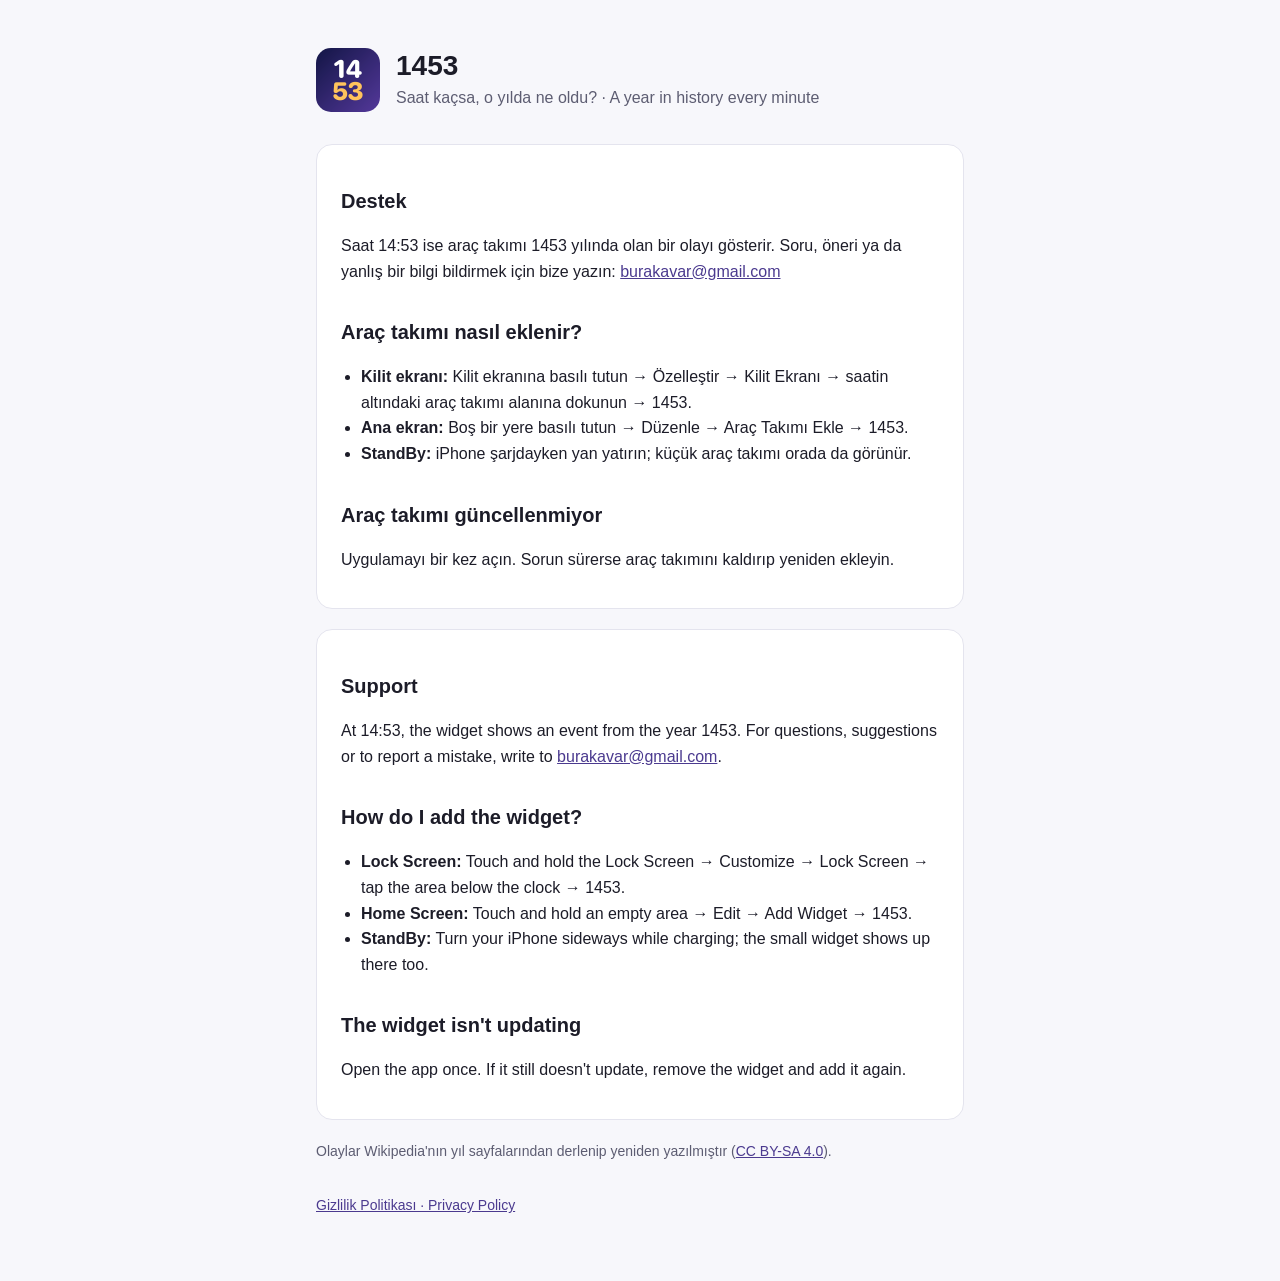
<file: index.html>
<!doctype html>
<html lang="tr">
<head>
  <meta charset="utf-8">
  <meta name="viewport" content="width=device-width, initial-scale=1">
  <title>1453 Destek</title>
  <link rel="icon" href="icon.png">
  <link rel="stylesheet" href="style.css">
</head>
<body>
<main>
  <header>
    <img src="icon.png" alt="1453 ikonu">
    <div>
      <h1>1453</h1>
      <p>Saat kaçsa, o yılda ne oldu? · A year in history every minute</p>
    </div>
  </header>

  <section lang="tr">
    <h2>Destek</h2>
    <p>Saat 14:53 ise araç takımı 1453 yılında olan bir olayı gösterir. Soru, öneri ya da yanlış bir bilgi bildirmek için bize yazın: <a href="mailto:burakavar@gmail.com">burakavar@gmail.com</a></p>
    <h2>Araç takımı nasıl eklenir?</h2>
    <ul>
      <li><strong>Kilit ekranı:</strong> Kilit ekranına basılı tutun → Özelleştir → Kilit Ekranı → saatin altındaki araç takımı alanına dokunun → 1453.</li>
      <li><strong>Ana ekran:</strong> Boş bir yere basılı tutun → Düzenle → Araç Takımı Ekle → 1453.</li>
      <li><strong>StandBy:</strong> iPhone şarjdayken yan yatırın; küçük araç takımı orada da görünür.</li>
    </ul>
    <h2>Araç takımı güncellenmiyor</h2>
    <p>Uygulamayı bir kez açın. Sorun sürerse araç takımını kaldırıp yeniden ekleyin.</p>
  </section>

  <section lang="en">
    <h2>Support</h2>
    <p>At 14:53, the widget shows an event from the year 1453. For questions, suggestions or to report a mistake, write to <a href="mailto:burakavar@gmail.com">burakavar@gmail.com</a>.</p>
    <h2>How do I add the widget?</h2>
    <ul>
      <li><strong>Lock Screen:</strong> Touch and hold the Lock Screen → Customize → Lock Screen → tap the area below the clock → 1453.</li>
      <li><strong>Home Screen:</strong> Touch and hold an empty area → Edit → Add Widget → 1453.</li>
      <li><strong>StandBy:</strong> Turn your iPhone sideways while charging; the small widget shows up there too.</li>
    </ul>
    <h2>The widget isn't updating</h2>
    <p>Open the app once. If it still doesn't update, remove the widget and add it again.</p>
  </section>

  <p class="muted">Olaylar Wikipedia'nın yıl sayfalarından derlenip yeniden yazılmıştır (<a href="https://creativecommons.org/licenses/by-sa/4.0/">CC BY-SA 4.0</a>).</p>
  <nav><a href="privacy.html">Gizlilik Politikası · Privacy Policy</a></nav>
</main>
</body>
</html>
</file>
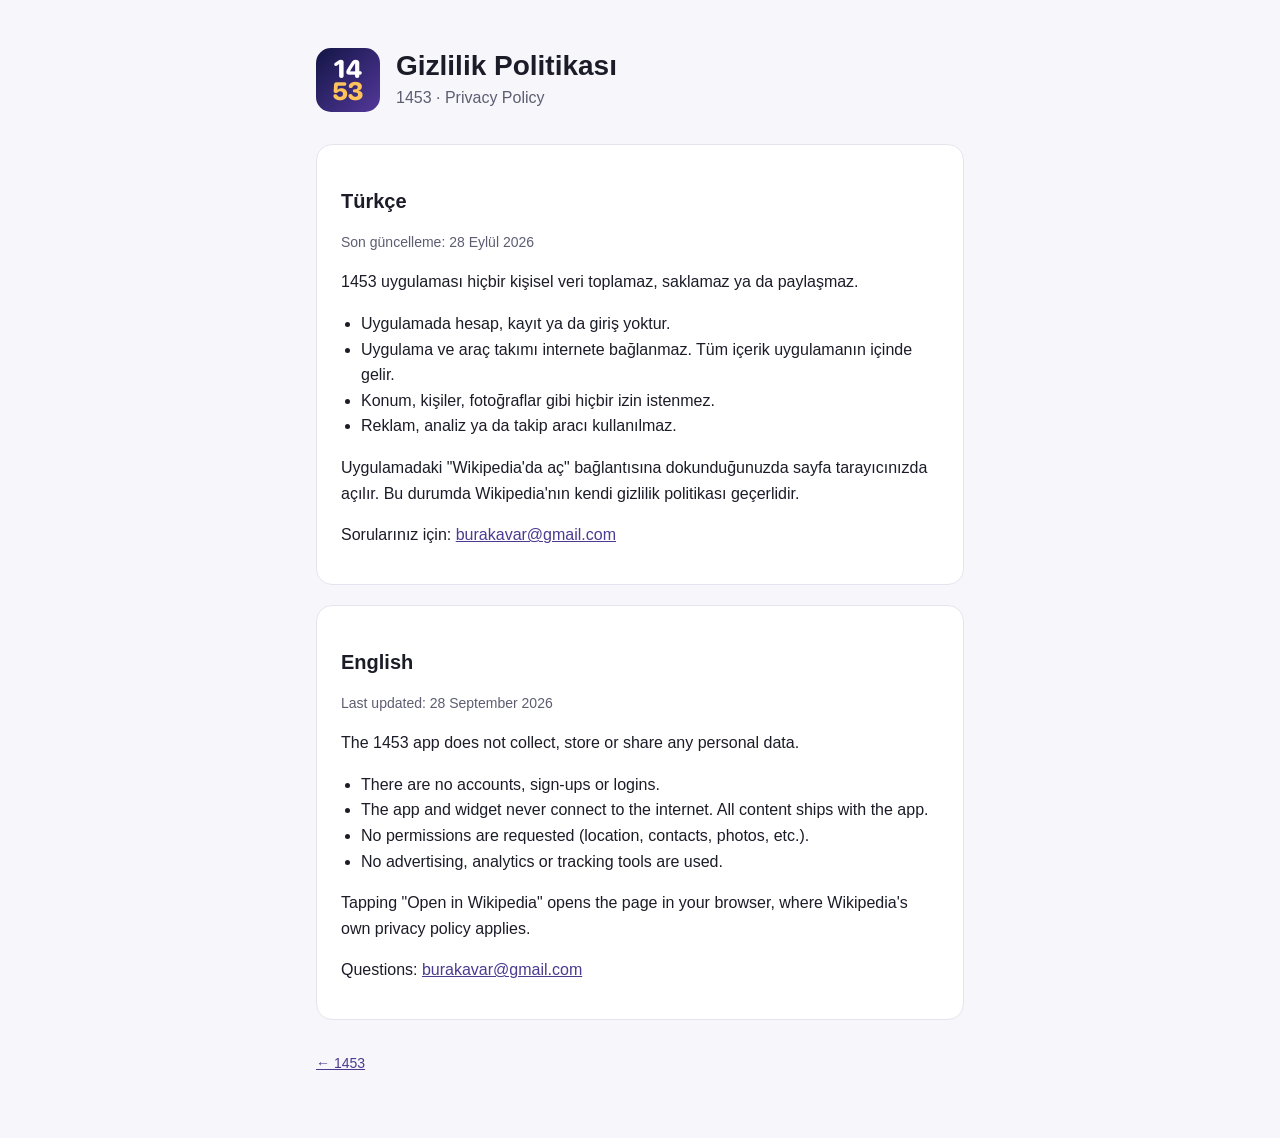
<file: privacy.html>
<!doctype html>
<html lang="tr">
<head>
  <meta charset="utf-8">
  <meta name="viewport" content="width=device-width, initial-scale=1">
  <title>1453 Gizlilik Politikası</title>
  <link rel="icon" href="icon.png">
  <link rel="stylesheet" href="style.css">
</head>
<body>
<main>
  <header>
    <img src="icon.png" alt="1453 ikonu">
    <div>
      <h1>Gizlilik Politikası</h1>
      <p>1453 · Privacy Policy</p>
    </div>
  </header>

  <section lang="tr">
    <h2>Türkçe</h2>
    <p class="muted">Son güncelleme: 28 Eylül 2026</p>
    <p>1453 uygulaması hiçbir kişisel veri toplamaz, saklamaz ya da paylaşmaz.</p>
    <ul>
      <li>Uygulamada hesap, kayıt ya da giriş yoktur.</li>
      <li>Uygulama ve araç takımı internete bağlanmaz. Tüm içerik uygulamanın içinde gelir.</li>
      <li>Konum, kişiler, fotoğraflar gibi hiçbir izin istenmez.</li>
      <li>Reklam, analiz ya da takip aracı kullanılmaz.</li>
    </ul>
    <p>Uygulamadaki "Wikipedia'da aç" bağlantısına dokunduğunuzda sayfa tarayıcınızda açılır. Bu durumda Wikipedia'nın kendi gizlilik politikası geçerlidir.</p>
    <p>Sorularınız için: <a href="mailto:burakavar@gmail.com">burakavar@gmail.com</a></p>
  </section>

  <section lang="en">
    <h2>English</h2>
    <p class="muted">Last updated: 28 September 2026</p>
    <p>The 1453 app does not collect, store or share any personal data.</p>
    <ul>
      <li>There are no accounts, sign-ups or logins.</li>
      <li>The app and widget never connect to the internet. All content ships with the app.</li>
      <li>No permissions are requested (location, contacts, photos, etc.).</li>
      <li>No advertising, analytics or tracking tools are used.</li>
    </ul>
    <p>Tapping "Open in Wikipedia" opens the page in your browser, where Wikipedia's own privacy policy applies.</p>
    <p>Questions: <a href="mailto:burakavar@gmail.com">burakavar@gmail.com</a></p>
  </section>

  <nav><a href="./">← 1453</a></nav>
</main>
</body>
</html>
</file>
<file: style.css>
:root {
  --bg: #f7f7fb;
  --card: #ffffff;
  --text: #1c1c28;
  --muted: #5d5d72;
  --accent: #4b3a8f;
  --border: #e4e4ee;
}
@media (prefers-color-scheme: dark) {
  :root {
    --bg: #111118;
    --card: #1b1b26;
    --text: #ececf4;
    --muted: #a3a3b8;
    --accent: #ffc25c;
    --border: #2c2c3a;
  }
}
* { box-sizing: border-box; }
body {
  margin: 0;
  background: var(--bg);
  color: var(--text);
  font: 16px/1.6 -apple-system, BlinkMacSystemFont, "SF Pro Text", "Segoe UI", sans-serif;
}
main { max-width: 680px; margin: 0 auto; padding: 48px 16px 64px; }
header { display: flex; align-items: center; gap: 16px; margin-bottom: 32px; }
header img { width: 64px; height: 64px; border-radius: 15px; }
h1 { font-size: 28px; margin: 0; line-height: 1.2; }
header p { margin: 2px 0 0; color: var(--muted); }
h2 { font-size: 20px; margin: 32px 0 8px; }
section { background: var(--card); border: 1px solid var(--border); border-radius: 16px; padding: 8px 24px 20px; margin-bottom: 20px; }
ul { padding-left: 20px; }
a { color: var(--accent); }
.muted { color: var(--muted); font-size: 14px; }
nav { margin-top: 32px; font-size: 14px; }
</file>
